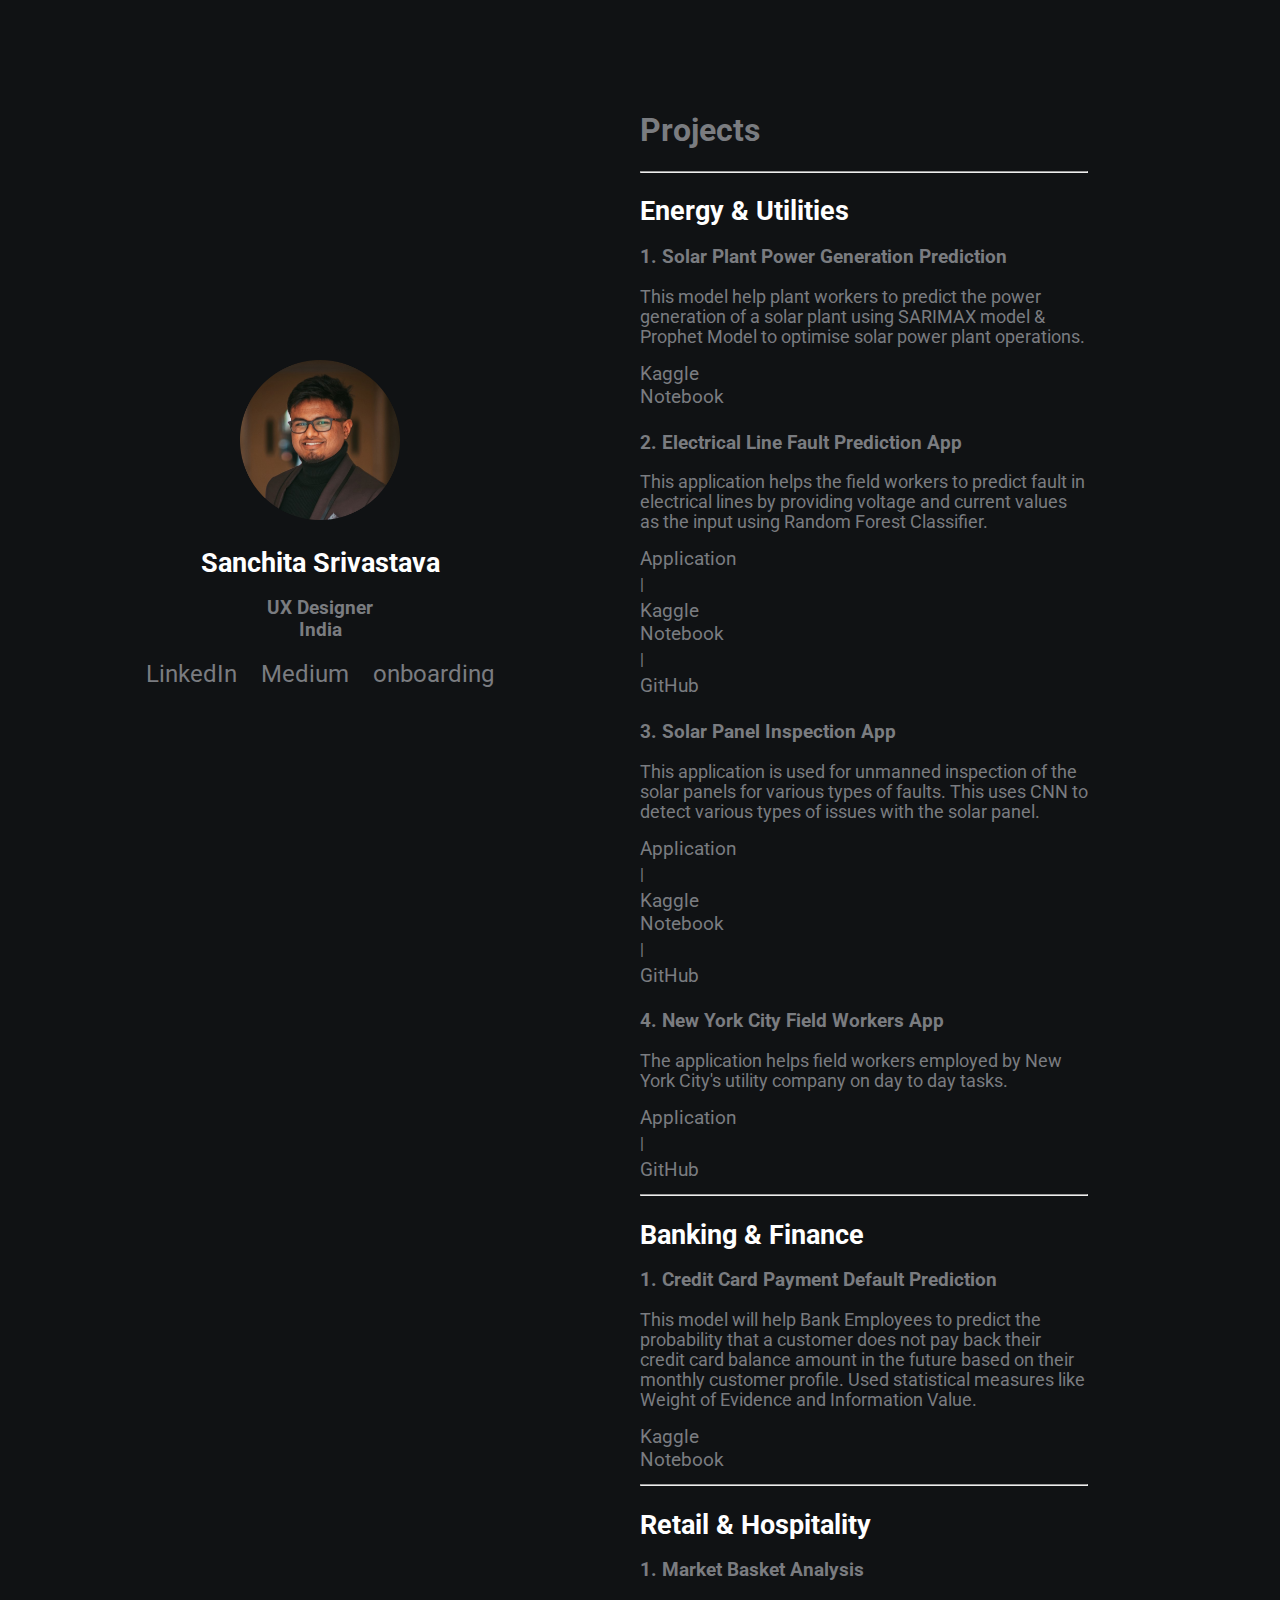
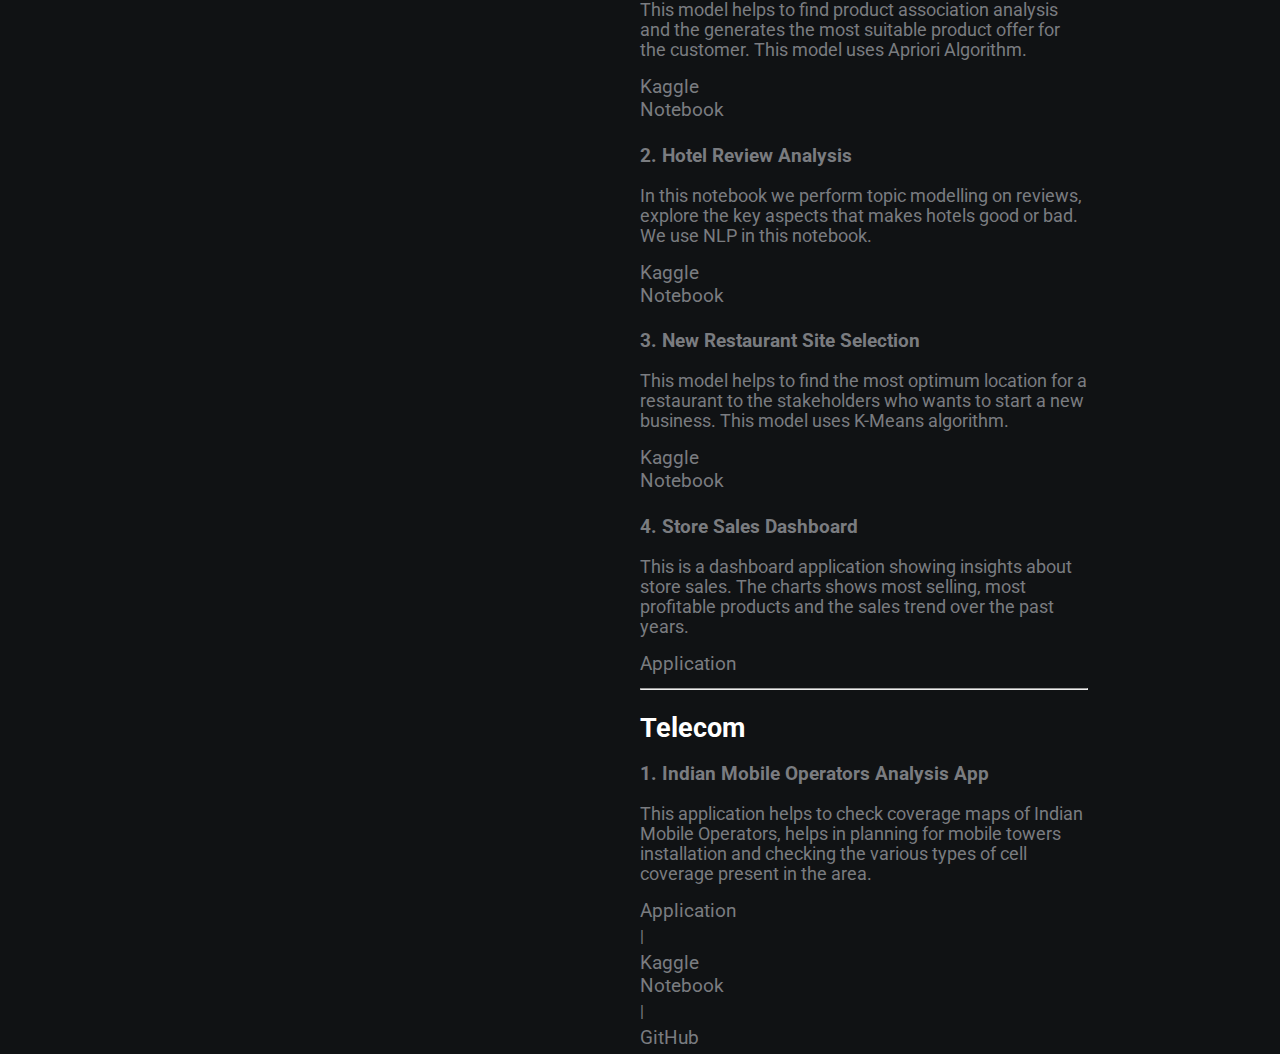
<file: index.html>
<!DOCTYPE html>
<html lang="en">
<head>
    <meta charset="UTF-8">
    <meta name="viewport" content="width=device-width, initial-scale=1.0">
    <meta http-equiv="X-UA-Compatible" content="ie=edge">
    <link rel="stylesheet" href="https://use.fontawesome.com/releases/v5.4.1/css/all.css" integrity="sha384-5sAR7xN1Nv6T6+dT2mhtzEpVJvfS3NScPQTrOxhwjIuvcA67KV2R5Jz6kr4abQsz" crossorigin="anonymous">
    <link rel="stylesheet" href="style.css">
    <link rel="icon" type="image/x-icon" href="/images/favicon.ico">
    <title>Sanchita Srivastava - Portfolio</title>
</head>
<body>
    <div class="grid-2">
        <div class="section-1">
        <!--    <i class="fas fa-code fa-5x black"></i>.  -->
            <img src="images\sachin_shrivastav_dp_circle.png" height="160" width="160">
            <h2>Sanchita Srivastava</h2>
            <h3>UX Designer <br>India</h3>
           
            
            <a href="https://www.linkedin.com/in/sanchitasrivastava/"><i class="fab fa-linkedin"></i> LinkedIn</a>
            <a href="https://medium.com/@sanchita.sri"><i class="fab fa-medium"></i> Medium</a>
            

          <!--  <a href="https://www.linkedin.com/in/sachinxshrivastav"> LinkedIn</a> |
            <a href="https://github.com/sachinxshrivastav"> Github</a> |
            <a href="https://www.kaggle.com/sachinxshrivastav"> Kaggle</a> |
            <a href="https://medium.com/@sachinxshrivastav"> Medium</a> -->
           <a href="onboarding.html">onboarding</a>
            
        </div>
        <div class="section-2">
            
            <h1>Projects</h1>
            
            <hr>
            
            <h2>Energy & Utilities</h2>
            
            <h3>1. Solar Plant Power Generation Prediction</a></h3>
            <p>
            This model help plant workers to predict the power generation of a solar plant using SARIMAX model & Prophet Model to optimise solar power plant
            operations.
            </p>
            <a href="https://www.kaggle.com/code/sachinxshrivastav/solar-plant-power-generation-prediction">Kaggle Notebook</a>
  
            
            <h3>2. Electrical Line Fault Prediction App</h3>
            <p>
            This application helps the field workers to predict fault in electrical lines by providing voltage and current values 
            as the input using Random Forest Classifier.
            </p>
            <a href="https://electrical-lfp.streamlit.app">Application</a> |
            <a href="https://www.kaggle.com/sachinxshrivastav/electrical-line-fault-prediction">Kaggle Notebook</a> |
            <a href="https://github.com/sachinxshrivastav/electrical-line-fault-prediction-streamlit">GitHub</a>
            
            
            <h3>3. Solar Panel Inspection App</h3>
            <p>
            This application is used for unmanned inspection of the solar panels for various types of faults. This uses CNN to detect
            various types of issues with the solar panel.
            </p>
            <a href="https://solar-pvi.streamlit.app">Application</a> |
            <a href="https://www.kaggle.com/code/sachinxshrivastav/solar-panel-inspection-using-cnn">Kaggle Notebook</a> |
            <a href="https://github.com/sachinxshrivastav/solar-panel-visual-inspection-streamlit">GitHub</a>
            
            
            <h3>4. New York City Field Workers App</h3>
            <p>The application helps field workers employed by New York City's utility company on day to day tasks. 
            </p>
            <a href="https://nyc-fwa.streamlit.app">Application</a> |
            <a href="https://github.com/sachinxshrivastav/nyc-field-workers-assistance-streamlit">GitHub</a>

            <hr>

            <h2>Banking & Finance</h2>

            <h3>1. Credit Card Payment Default Prediction</a></h3>
            <p>
            This model will help Bank Employees to predict the probability that a customer does not pay back their 
            credit card balance amount in the future  based on their monthly customer profile. 
            Used statistical measures like Weight of Evidence and Information Value.
            </p>
             <a href="https://www.kaggle.com/sachinxshrivastav/credit-card-payment-default-prediction">Kaggle Notebook</a>
              
            
            <hr>

            <h2>Retail & Hospitality</h2>
            <h3>1. Market Basket Analysis</a></h3>
            <p>
            This model helps to find product association analysis and the generates the most suitable product offer for the customer.
            This model uses Apriori Algorithm.
            </p>
             <a href="https://www.kaggle.com/code/sachinxshrivastav/market-basket-analysis">Kaggle Notebook</a>



            <h3>2. Hotel Review Analysis</a></h3>
            <p>
            In this notebook we perform topic modelling on reviews, explore the key aspects that makes hotels good or bad.
            We use NLP in this notebook.
            </p>
             <a href=" https://www.kaggle.com/code/sachinxshrivastav/hotel-reviews-analysis">Kaggle Notebook</a>

            
            <h3>3. New Restaurant Site Selection</a></h3>
            <p>
            This model helps to find the most optimum location for a restaurant to the stakeholders who wants to start a new business.
            This model uses K-Means algorithm.
            </p>
             <a href="https://www.kaggle.com/code/sachinxshrivastav/new-restaurant-site-selection-using-clustering">Kaggle Notebook</a>
           


            <h3>4. Store Sales Dashboard</a></h3>
            <p>
            This is a dashboard application showing insights about store sales. The charts shows most selling, most profitable products 
            and the sales trend over the past years.
            </p>
            <a href="https://store-sales-db.streamlit.app">Application</a>
            
            
            <hr>

            <h2>Telecom</h2>

            <h3>1. Indian Mobile Operators Analysis App</a></h3>
            <p>This application helps to check coverage maps of Indian Mobile Operators, helps in planning for mobile towers installation 
            and checking the various types of cell coverage present in the area.
            
            </p>
            <a href="https://indian-moa.streamlit.app">Application</a> |
            <a href="https://www.kaggle.com/code/sachinxshrivastav/indian-mobile-networks-geo-analysis-visualization">Kaggle Notebook</a> |
            <a href="https://github.com/sachinxshrivastav/indian-mobile-operators-analysis-streamlit">GitHub</a>
            
                     
        </div>
    </div>
</body>
</html>
</file>
<file: style.css>
/* global */
@import url('https://fonts.googleapis.com/css?family=Roboto');

.grid-2{
    display: grid;
    grid-template-columns: repeat(2,1fr);
}

body{
    margin: 0;
    padding: 0;
    font-family: 'Roboto', sans-serif;
    background-color: #101214;
    color: #7A7C80;

}

h2,.white{
    color: #fff;
}

a{
    color: #7A7C80;
    text-decoration: none;
}
/* section 1 */
.section-1{
    padding-top: 40vh;
    text-align: center;
}

.section-1 p{
    font-size: 1.1rem;
    padding-bottom: 10px;
    margin:0;
}

.section-1 h2{
    font-size: 1.7rem;
    margin-bottom: 10px;
}

.section-1 a{
    font-size: 1.5rem;
    padding: 10px;
}
/* section 2 */
.section-2{
    padding-top: 10vh;
    width: 70%;
}

.section-2 h2{
    font-size: 1.7rem;
    margin-bottom: 10px;
}

.section-2 p{
    font-size: 1.1rem;
    padding-bottom: 10px;
    margin:0;
}

.section-2 a{
    display: block;
    padding: 5px;
    font-size: 1.2rem;
    padding-left: 0;
    width: 100px;
}
/* animations / utilities */
.section-2 a:hover{
    font-size: 1.3rem;
    color: #fff;
    cursor: pointer;
    transition: 0.2s;
}

.section-1 a:hover{
    color: #fff;
    cursor: pointer;
    transition: 0.3s;
}

.white:hover{
    position: relative;
    padding-left: 10px;
}

/* media queres */
@media(max-width:780px){
    .grid-2{
        grid-template-columns: 1fr;
    }
    .section-1{
        padding:0;
        padding-top: 5rem;
    }
    .section-2{
        padding: 0;
        padding-left: 1.5rem;
        padding-top: 2rem;
    }
}
</file>
